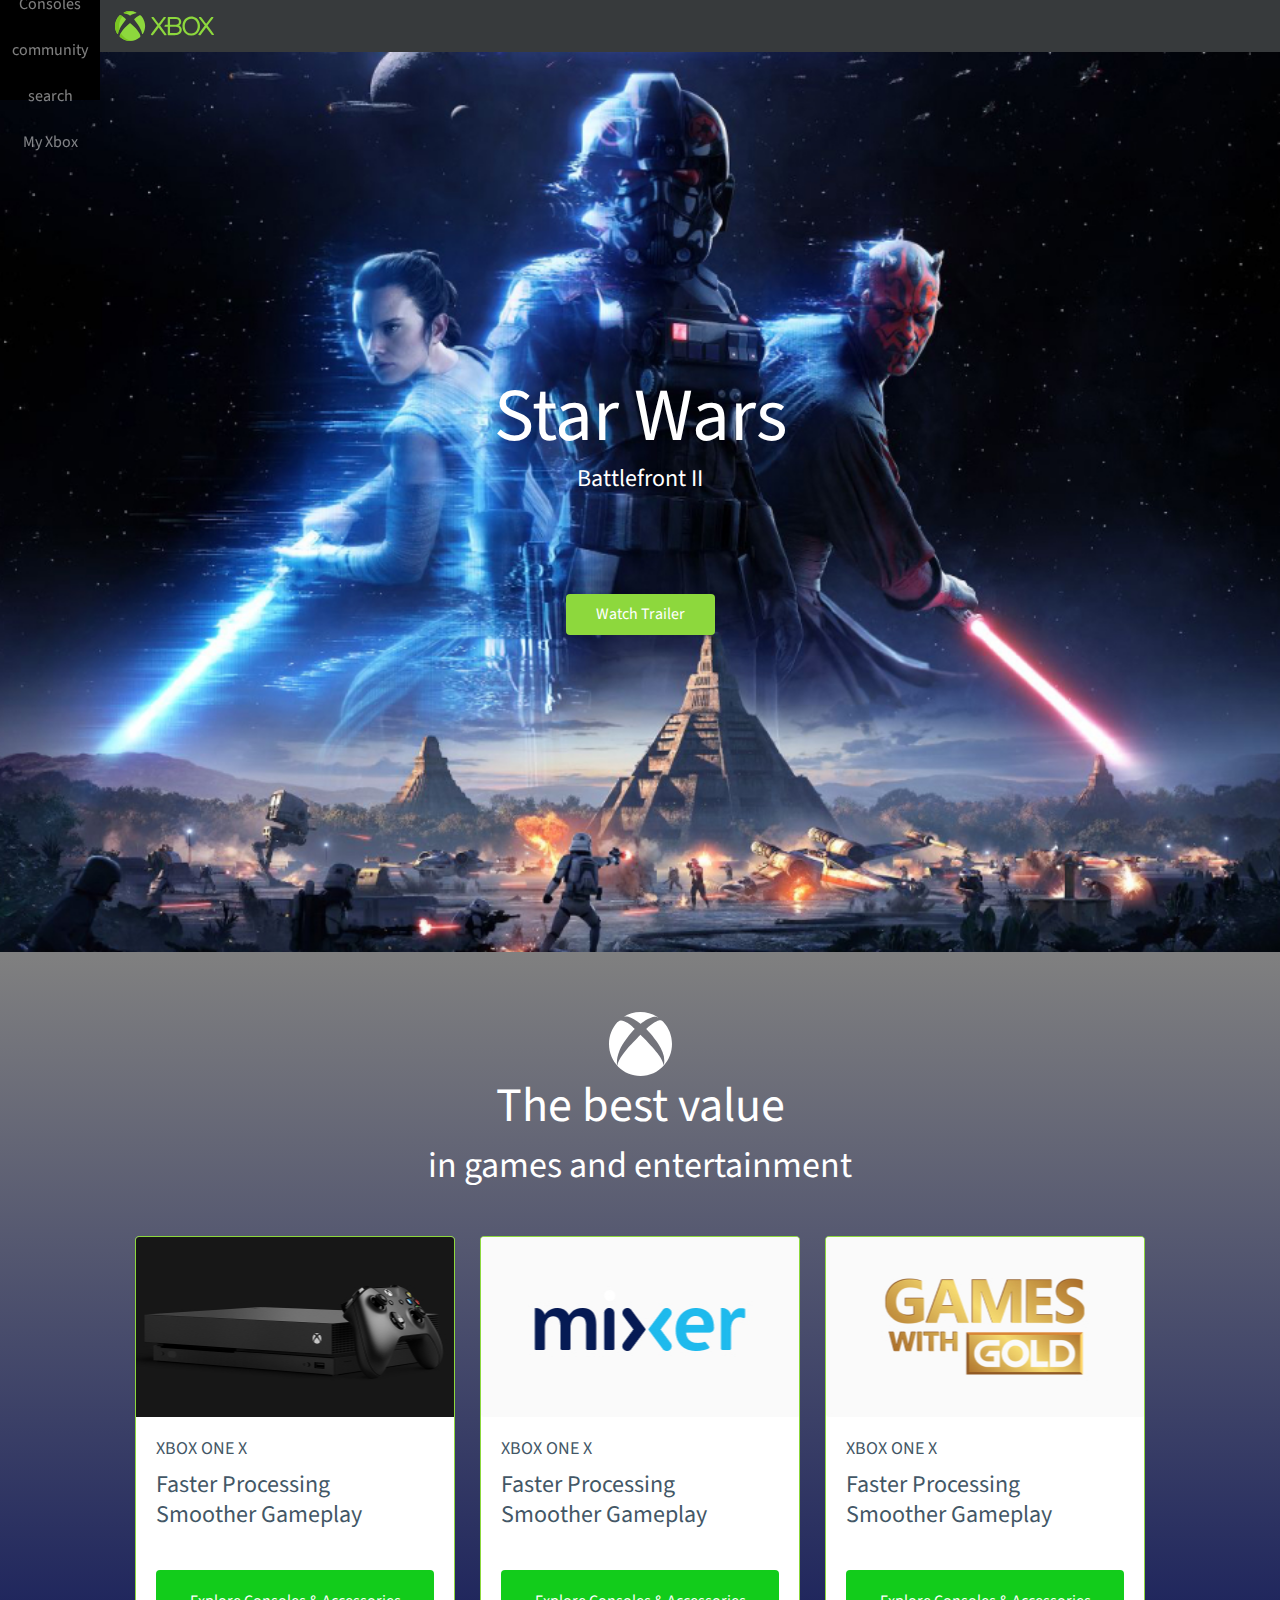
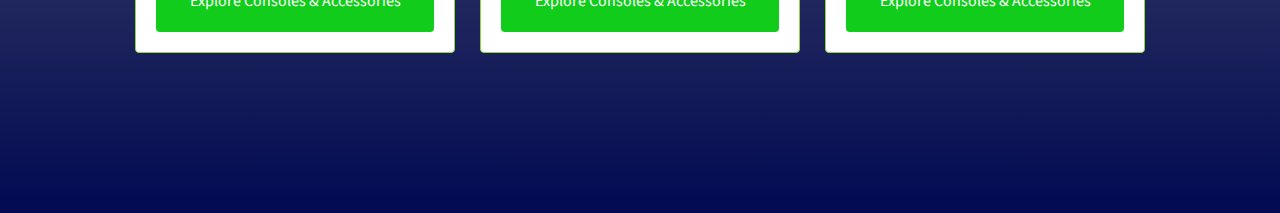
<file: index.html>
<!DOCTYPE html>
<html lang="en">

<head>
	<meta charset="UTF-8">
	<meta http-equiv="X-UA-Compatible" content="IE=edge">
	<meta name="viewport" content="width=device-width, initial-scale=1.0">
	<title>consoles</title>
	<link rel="shortcut icon" href="images/icon.png" type="image/x-icon">
	<link rel="preconnect" href="https://fonts.googleapis.com">
	<link rel="preconnect" href="https://fonts.gstatic.com" crossorigin>
	<link href="https://fonts.googleapis.com/css2?family=Source+Sans+Pro:wght@400;700&display=swap" rel="stylesheet">
	<link rel="stylesheet" href="css/style.css">
</head>

<body>
	<header class="header">
		<div class="container container-header">
			<nav class="menu">
				<img class="header-logo" src="images/xbox.svg" alt="">
				<div class="menu-icon">
				</div>
				<div class="menu-body">
					<a class="menu-link" href="index.html">Games</a>
					<a class="menu-link" href="consoles.html">Consoles</a>
					<a class="menu-link" href="">community</a>
					<a class="menu-link" href="">search</a>
					<a class="menu-link" href="">My Xbox</a>
				</div>
			</nav>
		</div>
	</header>
	<main>
		<section class="home">
			<h1 class="home-title">
				Star Wars
			</h1>
			<p class="home-text">Battlefront II</p>
			<a class="home-button" href="https://www.youtube.com/watch?v=_q51LZ2HpbE&t=8s" target="_blank">Watch Trailer</a>
		</section>
		<section class="games">
			<div class="container">
				<img class="games-logo" src="images/games-logo.svg" alt="logo">
				<h2 class="games-title">
					The best value
				</h2>
				<p class="games-subtitle">
					in games and entertainment
				</p>
				<div class="games-rol">

					<div class="giv-car">
						<div class="card-img card-img-01"></div>
						<div class="card-conteny">
							<h3 class="card-title">XBOX ONE X</h3>
							<p class="card-text">
								Faster Processing <br>
								Smoother Gameplay</p>
							<a class="card-button" href="#">Explore Consoles & Accessories</a>
						</div>
					</div>
					<div class="giv-car">
						<div class="card-img card-img-02"></div>
						<div class="card-conteny">
							<h3 class="card-title">XBOX ONE X</h3>
							<p class="card-text">
								Faster Processing <br>
								Smoother Gameplay</p>
							<a class="card-button" href="#">Explore Consoles & Accessories</a>
						</div>
					</div>
					<div class="giv-car">
						<div class="card-img card-img-03"></div>
						<div class="card-conteny">
							<h3 class="card-title">XBOX ONE X</h3>
							<p class="card-text">
								Faster Processing <br>
								Smoother Gameplay</p>
							<a class="card-button" href="#">Explore Consoles & Accessories</a>
						</div>
					</div>
				</div>

				<div class="footer-blok">
					<h4 class="footer-title></h4>
				</div>




		</section>
	</main>
	<footer></footer>
	<script src=" js/script.js">
						</script>
</body>

</html>
</file>
<file: css/style.css>
* {
	margin: 0;
	padding: 0;
	box-sizing: border-box;
}
body {
	font-family: "Source Sans Pro", sans-serif;
}
a {
	font-family: "Source Sans Pro", sans-serif;
}
.home {
	display: flex;
	flex-direction: column;
	align-items: center;
	justify-content: center;
	min-height: 100vh;
	background: url(../images/Star-Wars.jpg) no-repeat center / cover;
}
.container {
	max-width: 1050px;
	margin: 0 auto;
}
.home-title {
	font-family: "Source Sans Pro";
	font-style: normal;
	font-weight: 400;
	font-size: 75px;
	line-height: 94px;

	color: #ffffff;
}
.home-text {
	font-family: "Source Sans Pro";
	font-style: normal;
	font-weight: 400;
	font-size: 24px;
	line-height: 30px;

	color: #ffffff;
	margin-bottom: 100px;
}
.home-button {
	font-family: "Source Sans Pro";
	font-style: normal;
	font-weight: 400;
	font-size: 16px;
	line-height: 21px;

	color: #ffffff;
	text-decoration: none;

	background: #8dd83d;
	border-radius: 4px;
	padding: 10px 30px;
	transition: all 0.9s ease;
}
.home-button:hover {
	background: #1c5d06;
	box-shadow: 0 0 10px 0 #8dd83d;
}
.games {
	background: linear-gradient(grey, #010a52);
	padding: 60px 0 160px 0;
}
.games-logo {
	display: block;
	margin: 0 auto;
}
.games-title {
	text-align: center;
	font-family: "Source Sans Pro";
	font-style: normal;
	font-weight: 400;
	font-size: 48px;
	line-height: 60px;
	color: #ffffff;
}
.games-subtitle {
	text-align: center;

	font-family: "Source Sans Pro";
	font-style: normal;
	font-weight: 400;
	font-size: 36px;
	line-height: 60px;

	color: #ffffff;
	margin-bottom: 40px;
}
.games-rol {
	display: flex;
	justify-content: center;
	gap: 25px;
	flex-wrap: wrap;
}
.giv-car {
	min-width: 320px;
	flex: 0 0 320px;
	background: #ffffff;
	border-radius: 4px;
	border: 1px solid #8dd83d;
	overflow: hidden;
}
.card-img {
	height: 180px;
}
.card-img-01 {
	background: url(../images/MicrosoftTeams-image.png) no-repeat center / cover;
}
.card-img-02 {
	background: url(../images/ghdgd-image.png) no-repeat center / cover;
}
.card-img-03 {
	background: url(../images/cvxcv-image.png) no-repeat center / cover;
}
.card-conteny {
	padding: 20px;
}
.card-title {
	font-family: "Source Sans Pro";
	font-style: normal;
	font-weight: 400;
	font-size: 18px;
	line-height: 23px;
	color: #435766;
	margin-bottom: 10px;
}
.card-text {
	font-family: "Source Sans Pro";
	font-style: normal;
	font-weight: 400;
	font-size: 24px;
	line-height: 30px;
	color: #435766;
	margin-bottom: 40px;
}
.card-button {
	display: block;
	text-align: center;
	text-decoration: none;
	background: #12cc1b;
	padding: 20px;
	border-radius: 4px;
	color: #ffffff;
}
.header {
	background: #373a3c;
	padding: 11px;
}
.menu {
	display: flex;
	align-items: center;
	justify-content: space-between;
}
.header-logo {
	height: 30px;
}
.menu-icon {
	flex: 0 0 30px;
	width: 30px;
	height: 30px;
	background: url(../images/Microso.png) no-repeat center / cover;
	display: none;
}
.menu-body {
	display: flex;
	align-items: center;
	column-gap: 10px;
}
.menu-link {
	font-size: 16px;
	line-height: 16px;
	color: rgba(255, 255, 255, 0.5);
	text-decoration: none;
	transition: all 0.7s ease 0s;
}
.menu-link:hover {
	color: #ffffff;
	text-shadow: 0 0 5px #00b3ff;
}
@media (max-width: 600px) {
	.menu-icon {
		display: block;
	}
}
.menu-icon.active;
 {
	background: url(../images/Microso.png) no-repeat center / cover;
}
.menu-body {
	position: fixed;
	left: 0;
	top: 0;
	width: 100px;
	height: 100px;
	background: #000;

	flex-direction: column;
	align-items: center;
	justify-content: center;
	row-gap: 30px;

	transition: all 0.7s ease 0s;
}
</file>
